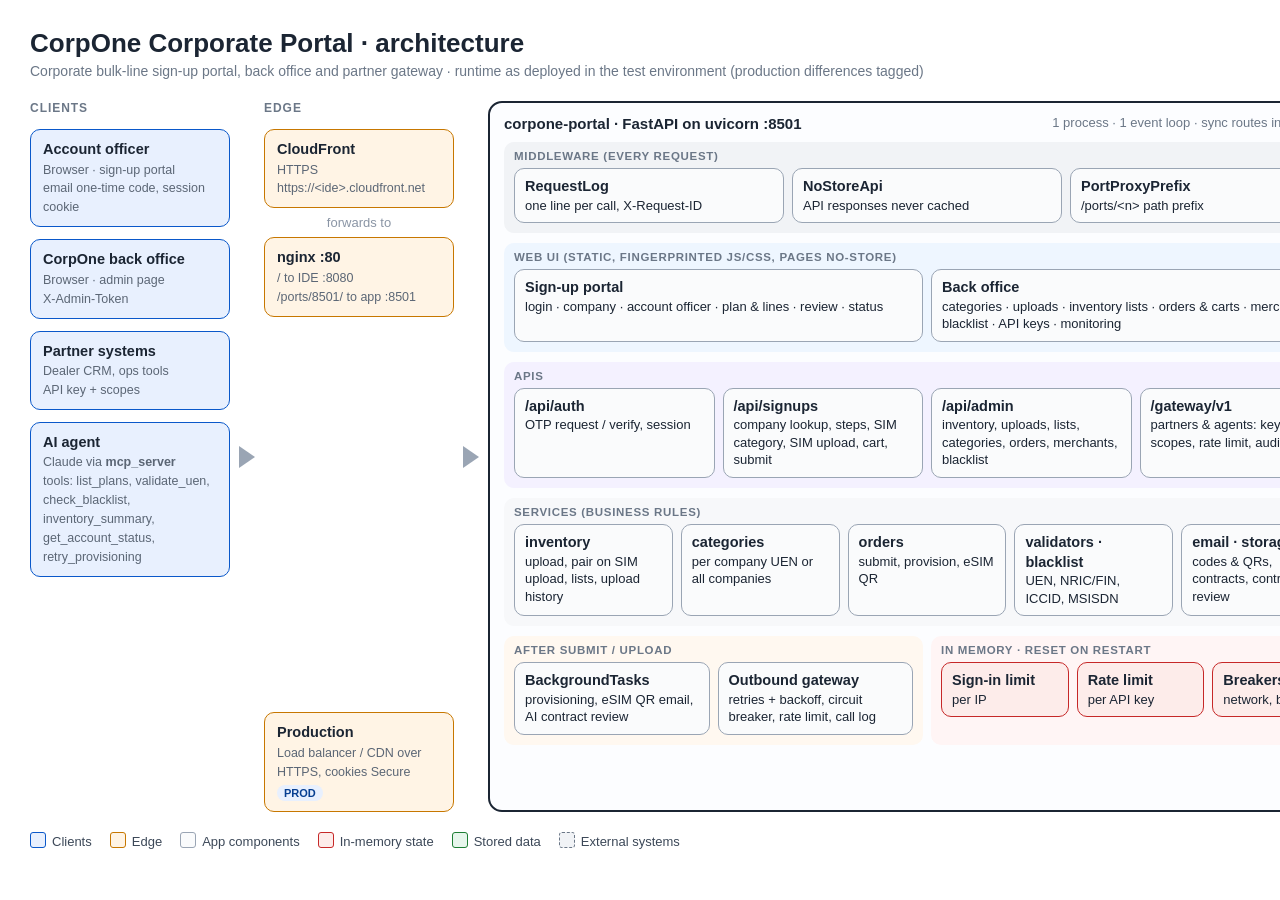
<file: corpone-portal/docs/architecture.html>
<!doctype html>
<html><head><meta charset="utf-8">
<style>
  * { box-sizing: border-box; }
  body { margin: 0; font-family: "Noto Sans", "Segoe UI", Arial, sans-serif; color: #1b2533; background: #fff; }
  #d { width: 1680px; padding: 28px 30px 30px; }
  h1 { margin: 0 0 4px; font-size: 26px; }
  .sub { color: #6b7787; font-size: 14px; margin-bottom: 22px; }
  .cols { display: grid; grid-template-columns: 200px 34px 190px 34px 1fr 34px 250px; align-items: stretch; }
  .col { display: flex; flex-direction: column; gap: 12px; }
  .colt { font-size: 12px; font-weight: 700; letter-spacing: .08em; text-transform: uppercase; color: #6b7787; margin-bottom: 2px; }
  .box { border: 1.5px solid; border-radius: 10px; padding: 10px 12px; font-size: 14px; line-height: 1.35; background: #fff; }
  .box b { display: block; font-size: 14.5px; }
  .box small { color: #5b6675; font-size: 12.5px; }
  .user { border-color: #0a58ca; background: #e8f0fe; }
  .edge { border-color: #c77700; background: #fff4e5; }
  .app  { border-color: #1b2533; }
  .svc  { border-color: #9aa5b4; background: #fafbfc; padding: 8px 10px; font-size: 13px; }
  .mem  { border-color: #c62828; background: #fdecea; padding: 8px 10px; font-size: 13px; }
  .disk { border-color: #1e7e34; background: #e7f6ec; }
  .ext  { border-color: #6b7787; background: #f1f3f6; border-style: dashed; }
  .tag { display: inline-block; font-size: 11px; font-weight: 700; border-radius: 8px; padding: 1px 7px; margin-top: 4px; }
  .tag.dev { background: #fff4e5; color: #8a4b00; } .tag.prod { background: #e8f0fe; color: #073f91; }
  .arrow { display: flex; align-items: center; justify-content: center; }
  .arrow i { width: 0; height: 0; border-top: 11px solid transparent; border-bottom: 11px solid transparent; border-left: 16px solid #9aa5b4; }
  .arrow.both i { position: relative; }
  .frame { border: 2px solid #1b2533; border-radius: 14px; padding: 12px 14px 14px; background: #fcfdff; display: flex; flex-direction: column; gap: 10px; }
  .frame > .ft { font-weight: 700; font-size: 15px; display: flex; justify-content: space-between; }
  .frame > .ft span { font-weight: 400; color: #6b7787; font-size: 13px; }
  .layer { border-radius: 10px; padding: 8px 10px 10px; }
  .layer .lt { font-size: 11.5px; font-weight: 700; letter-spacing: .06em; text-transform: uppercase; color: #6b7787; margin-bottom: 6px; }
  .row { display: grid; gap: 8px; }
  .r2 { grid-template-columns: repeat(2, 1fr); } .r3 { grid-template-columns: repeat(3, 1fr); }
  .r4 { grid-template-columns: repeat(4, 1fr); } .r5 { grid-template-columns: repeat(5, 1fr); }
  .l-mw { background: #f1f3f6; } .l-ui { background: #eef6ff; } .l-api { background: #f4f1ff; }
  .l-svc { background: #f7f8fa; } .l-out { background: #fff8f0; } .l-mem { background: #fff5f5; }
  .down { text-align: center; color: #9aa5b4; font-size: 12px; line-height: 1; margin: -4px 0; }
  .legend { display: flex; gap: 18px; margin-top: 20px; font-size: 13px; color: #3c4858; flex-wrap: wrap; }
  .legend span::before { content: ""; display: inline-block; width: 14px; height: 14px; border-radius: 3px; border: 1.5px solid; vertical-align: -2px; margin-right: 6px; }
  .lg-user::before { background: #e8f0fe; border-color: #0a58ca !important; }
  .lg-edge::before { background: #fff4e5; border-color: #c77700 !important; }
  .lg-svc::before { background: #fafbfc; border-color: #9aa5b4 !important; }
  .lg-mem::before { background: #fdecea; border-color: #c62828 !important; }
  .lg-disk::before { background: #e7f6ec; border-color: #1e7e34 !important; }
  .lg-ext::before { background: #f1f3f6; border-color: #6b7787 !important; border-style: dashed !important; }
</style></head>
<body><div id="d">
  <h1>CorpOne Corporate Portal · architecture</h1>
  <div class="sub">Corporate bulk-line sign-up portal, back office and partner gateway · runtime as deployed in the test environment (production differences tagged)</div>

  <div class="cols">
    <!-- Clients -->
    <div class="col">
      <div class="colt">Clients</div>
      <div class="box user"><b>Account officer</b><small>Browser · sign-up portal<br>email one-time code, session cookie</small></div>
      <div class="box user"><b>CorpOne back office</b><small>Browser · admin page<br>X-Admin-Token</small></div>
      <div class="box user"><b>Partner systems</b><small>Dealer CRM, ops tools<br>API key + scopes</small></div>
      <div class="box user"><b>AI agent</b><small>Claude via <b style="display:inline;font-size:12.5px">mcp_server</b><br>tools: list_plans, validate_uen, check_blacklist, inventory_summary, get_account_status, retry_provisioning</small></div>
    </div>
    <div class="arrow"><i></i></div>

    <!-- Edge -->
    <div class="col">
      <div class="colt">Edge</div>
      <div class="box edge"><b>CloudFront</b><small>HTTPS<br>https://&lt;ide&gt;.cloudfront.net</small></div>
      <div class="down" style="font-size:13px;color:#8a95a5">forwards to</div>
      <div class="box edge"><b>nginx :80</b><small>/ to IDE :8080<br>/ports/8501/ to app :8501</small></div>
      <div class="box edge" style="margin-top:auto"><b>Production</b><small>Load balancer / CDN over HTTPS, cookies Secure</small><br><span class="tag prod">PROD</span></div>
    </div>
    <div class="arrow"><i></i></div>

    <!-- App -->
    <div class="frame">
      <div class="ft">corpone-portal · FastAPI on uvicorn :8501 <span>1 process · 1 event loop · sync routes in thread pool</span></div>

      <div class="layer l-mw">
        <div class="lt">Middleware (every request)</div>
        <div class="row r3">
          <div class="box svc"><b>RequestLog</b>one line per call, X-Request-ID</div>
          <div class="box svc"><b>NoStoreApi</b>API responses never cached</div>
          <div class="box svc"><b>PortProxyPrefix</b>/ports/&lt;n&gt; path prefix</div>
        </div>
      </div>

      <div class="layer l-ui">
        <div class="lt">Web UI (static, fingerprinted JS/CSS, pages no-store)</div>
        <div class="row r2">
          <div class="box svc"><b>Sign-up portal</b>login · company · account officer · plan &amp; lines · review · status</div>
          <div class="box svc"><b>Back office</b>categories · uploads · inventory lists · orders &amp; carts · merchants · blacklist · API keys · monitoring</div>
        </div>
      </div>

      <div class="layer l-api">
        <div class="lt">APIs</div>
        <div class="row r4">
          <div class="box svc"><b>/api/auth</b>OTP request / verify, session</div>
          <div class="box svc"><b>/api/signups</b>company lookup, steps, SIM category, SIM upload, cart, submit</div>
          <div class="box svc"><b>/api/admin</b>inventory, uploads, lists, categories, orders, merchants, blacklist</div>
          <div class="box svc"><b>/gateway/v1</b>partners &amp; agents: keys, scopes, rate limit, audit</div>
        </div>
      </div>

      <div class="layer l-svc">
        <div class="lt">Services (business rules)</div>
        <div class="row r5">
          <div class="box svc"><b>inventory</b>upload, pair on SIM upload, lists, upload history</div>
          <div class="box svc"><b>categories</b>per company UEN or all companies</div>
          <div class="box svc"><b>orders</b>submit, provision, eSIM QR</div>
          <div class="box svc"><b>validators · blacklist</b>UEN, NRIC/FIN, ICCID, MSISDN</div>
          <div class="box svc"><b>email · storage · ai</b>codes &amp; QRs, contracts, contract review</div>
        </div>
      </div>

      <div class="row r2">
        <div class="layer l-out">
          <div class="lt">After submit / upload</div>
          <div class="row r2">
            <div class="box svc"><b>BackgroundTasks</b>provisioning, eSIM QR email, AI contract review</div>
            <div class="box svc"><b>Outbound gateway</b>retries + backoff, circuit breaker, rate limit, call log</div>
          </div>
        </div>
        <div class="layer l-mem">
          <div class="lt">In memory · reset on restart</div>
          <div class="row r3">
            <div class="box mem"><b>Sign-in limit</b>per IP</div>
            <div class="box mem"><b>Rate limit</b>per API key</div>
            <div class="box mem"><b>Breakers</b>network, billing, ai</div>
          </div>
        </div>
      </div>
    </div>
    <div class="arrow"><i></i></div>

    <!-- Data & external -->
    <div class="col">
      <div class="colt">Data</div>
      <div class="box disk"><b>Database</b><small>SQLite data/corpone.db · inventory, categories, uploads, sign-ups, carts, companies, accounts, lines, sessions, logs</small><br><span class="tag dev">DEV</span> <span class="tag prod">PROD: RDS Postgres + migrations</span></div>
      <div class="box disk"><b>Contracts</b><small>data/uploads/</small><br><span class="tag dev">DEV</span> <span class="tag prod">PROD: S3 + SSE</span></div>
      <div class="box disk"><b>Email</b><small>data/outbox/*.eml (codes, eSIM QRs)</small><br><span class="tag dev">DEV</span> <span class="tag prod">PROD: SES / SMTP</span></div>
      <div class="box disk"><b>Logs</b><small>data/server.log · corpone.api</small></div>
      <div class="colt" style="margin-top:6px">External (via outbound gateway)</div>
      <div class="box ext"><b>Network API</b><small>line activation · mock now</small></div>
      <div class="box ext"><b>Billing API</b><small>accounts, subscriptions · mock now</small></div>
      <div class="box ext"><b>Claude</b><small>Anthropic API / Bedrock · disabled now</small></div>
    </div>
  </div>

  <div class="legend">
    <span class="lg-user">Clients</span><span class="lg-edge">Edge</span><span class="lg-svc">App components</span>
    <span class="lg-mem">In-memory state</span><span class="lg-disk">Stored data</span><span class="lg-ext">External systems</span>
  </div>
</div></body></html>
</file>
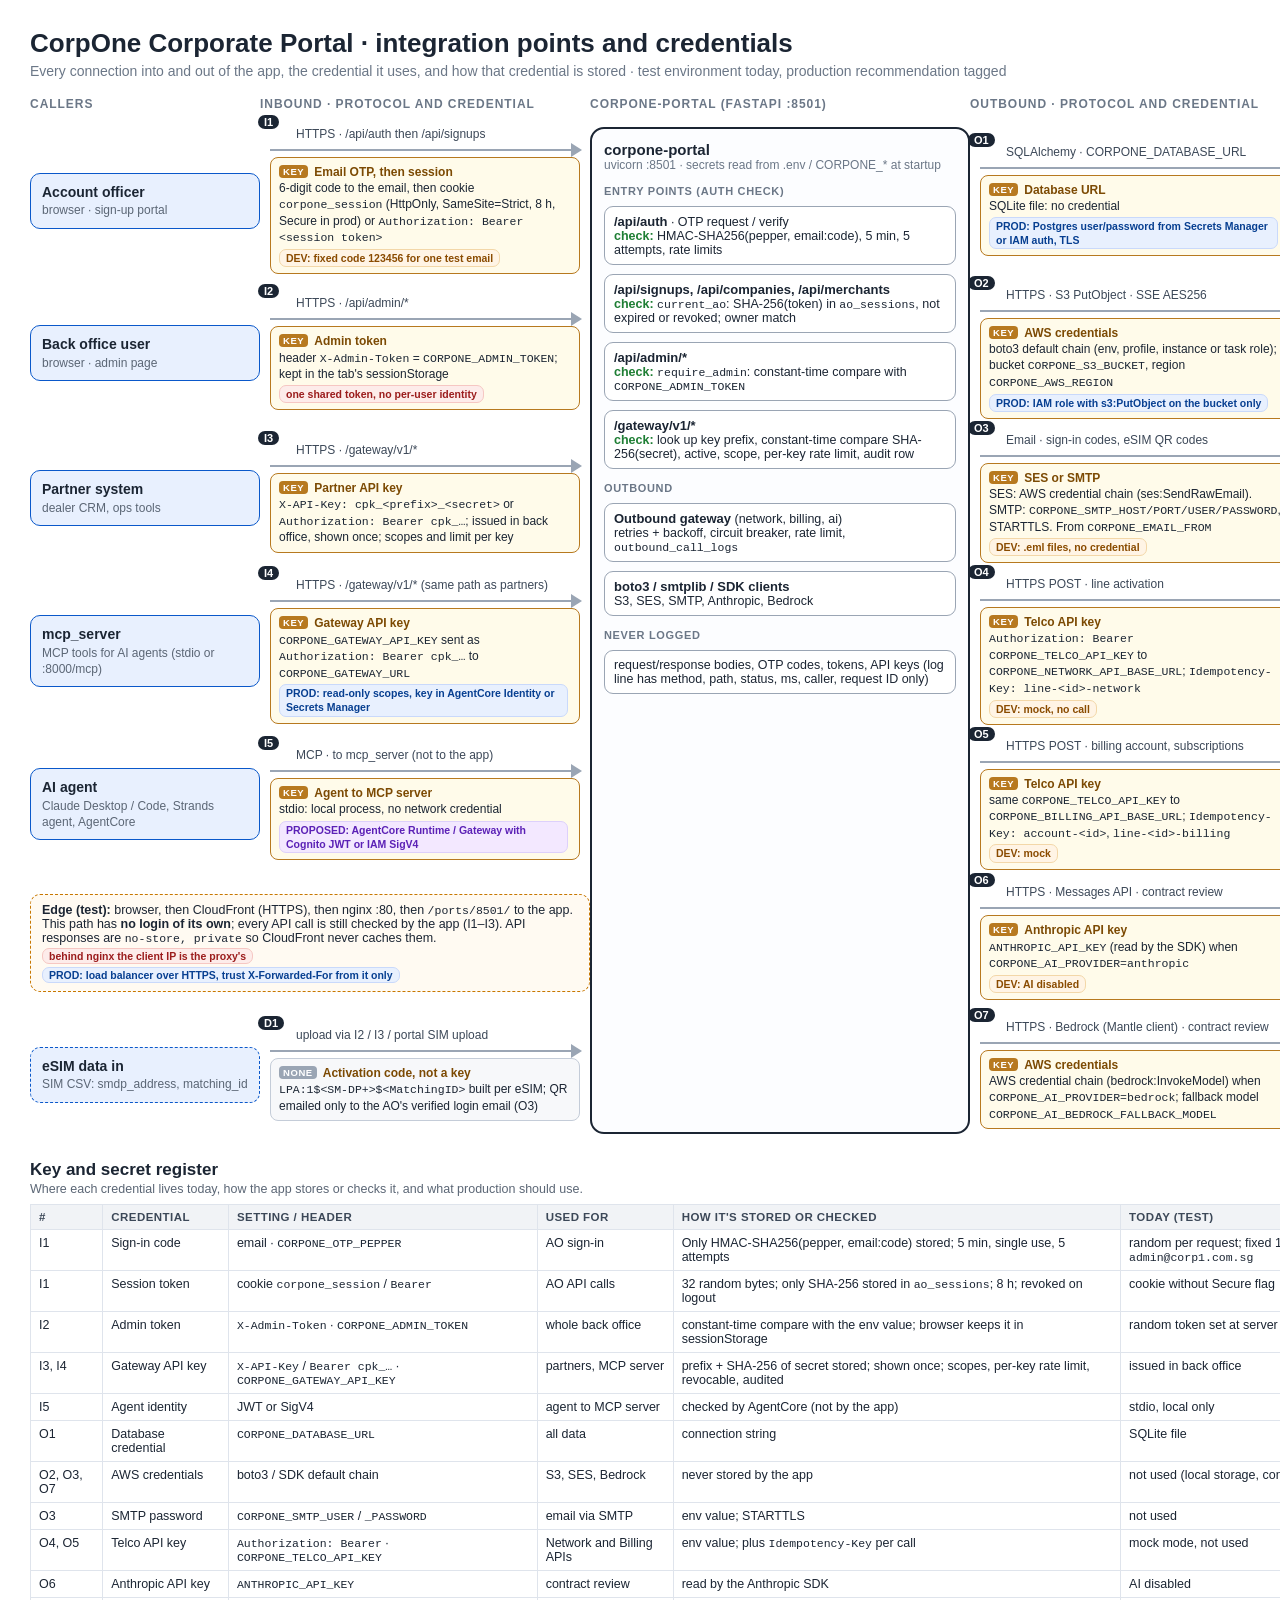
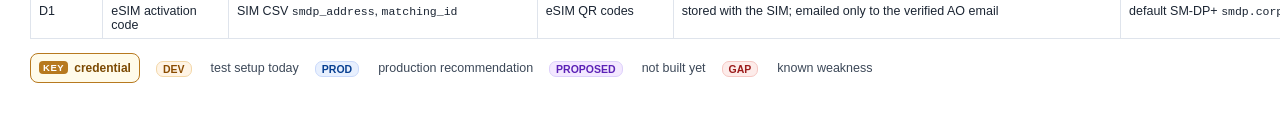
<file: corpone-portal/docs/integration.html>
<!doctype html>
<html><head><meta charset="utf-8">
<title>CorpOne Corporate Portal · integration points and credentials</title>
<style>
  * { box-sizing: border-box; }
  body { margin: 0; font-family: "Noto Sans", "Segoe UI", Arial, sans-serif; color: #1b2533; background: #fff; }
  #d { width: 1900px; padding: 28px 30px 30px; }
  h1 { margin: 0 0 4px; font-size: 26px; }
  .sub { color: #6b7787; font-size: 14px; margin-bottom: 18px; }
  .grid { display: grid; grid-template-columns: 230px 330px 380px 330px 240px; grid-template-rows: auto; grid-auto-rows: minmax(118px, auto); row-gap: 14px; }
  .hdr { font-size: 12px; font-weight: 700; letter-spacing: .08em; text-transform: uppercase; color: #6b7787; align-self: end; padding-bottom: 2px; }
  .box { border: 1.5px solid; border-radius: 10px; padding: 9px 11px; font-size: 13px; line-height: 1.35; background: #fff; align-self: center; }
  .box b { display: block; font-size: 14px; margin-bottom: 1px; }
  .box small { color: #5b6675; font-size: 12px; display: block; }
  .user { border-color: #0a58ca; background: #e8f0fe; }
  .ext  { border-color: #6b7787; background: #f1f3f6; border-style: dashed; }
  .aws  { border-color: #c77700; background: #fff4e5; }
  .disk { border-color: #1e7e34; background: #e7f6ec; }
  .tag { display: inline-block; font-size: 10.5px; font-weight: 700; border-radius: 7px; padding: 1px 6px; margin: 3px 3px 0 0; }
  .t-dev { background: #fff4e5; color: #8a4b00; border: 1px solid #f3d7a8; }
  .t-prod { background: #e8f0fe; color: #073f91; border: 1px solid #c9d9fb; }
  .t-prop { background: #f3e8ff; color: #5b21b6; border: 1px solid #ddd0fb; }
  .t-gap { background: #fdecea; color: #9b1c1c; border: 1px solid #f6c7c3; }

  /* connector: line + arrowhead, label above, credential chip below */
  .conn { position: relative; align-self: center; padding: 0 10px; }
  .conn .line { position: relative; height: 2px; background: #9aa5b4; margin: 6px 0; }
  .conn .line::after { content: ""; position: absolute; right: -2px; top: -6px; border-top: 7px solid transparent; border-bottom: 7px solid transparent; border-left: 11px solid #9aa5b4; }
  .conn .num { position: absolute; left: -2px; top: -12px; background: #1b2533; color: #fff; border-radius: 10px; font-size: 11px; font-weight: 700; padding: 1px 6px; }
  .conn .proto { font-size: 12px; color: #3c4858; padding-left: 26px; min-height: 16px; }
  .cred { border: 1.5px solid #b7791f; background: #fffbea; border-radius: 8px; padding: 6px 8px; font-size: 12px; line-height: 1.35; }
  .cred .k { font-weight: 700; color: #7c4a03; }
  .cred .k::before { content: "KEY"; font-size: 9.5px; font-weight: 800; letter-spacing: .06em; background: #b7791f; color: #fff; border-radius: 4px; padding: 1px 4px; margin-right: 6px; vertical-align: 1px; }
  .cred.none .k::before { content: "NONE"; background: #9aa5b4; }
  .cred.none { border-color: #c4ccd8; background: #f7f8fa; }
  .mono { font-family: ui-monospace, Menlo, Consolas, monospace; font-size: 11.5px; }

  .app { grid-column: 3; border: 2px solid #1b2533; border-radius: 14px; padding: 12px; background: #fcfdff; display: flex; flex-direction: column; gap: 9px; }
  .app .t { font-weight: 700; font-size: 15px; }
  .app .t small { display: block; font-weight: 400; color: #6b7787; font-size: 12px; }
  .ep { border: 1.5px solid #9aa5b4; border-radius: 9px; background: #fff; padding: 7px 9px; font-size: 12.5px; }
  .ep b { font-size: 13px; }
  .ep .chk { color: #1e7e34; font-weight: 600; }
  .sect { font-size: 11px; font-weight: 700; letter-spacing: .06em; text-transform: uppercase; color: #6b7787; margin-top: 4px; }

  .edge { grid-column: 1 / span 2; border: 1.5px dashed #c77700; border-radius: 10px; background: #fffaf2; padding: 8px 11px; font-size: 12.5px; align-self: center; }

  table { border-collapse: collapse; width: 100%; font-size: 12.5px; margin-top: 8px; }
  th, td { border: 1px solid #dfe4ec; padding: 6px 8px; text-align: left; vertical-align: top; }
  th { background: #f1f3f6; font-size: 11.5px; text-transform: uppercase; letter-spacing: .04em; color: #3c4858; }
  h2 { font-size: 17px; margin: 26px 0 2px; }
  .note { font-size: 12.5px; color: #5b6675; }
  .legend { display: flex; gap: 16px; margin-top: 14px; font-size: 12.5px; color: #3c4858; flex-wrap: wrap; align-items: center; }
</style></head>
<body><div id="d">
  <h1>CorpOne Corporate Portal · integration points and credentials</h1>
  <div class="sub">Every connection into and out of the app, the credential it uses, and how that credential is stored · test environment today, production recommendation tagged</div>

  <div class="grid">
    <div class="hdr">Callers</div><div class="hdr">Inbound · protocol and credential</div><div class="hdr">corpone-portal (FastAPI :8501)</div>
    <div class="hdr">Outbound · protocol and credential</div><div class="hdr">Systems called</div>

    <!-- App box spans all rows -->
    <div class="app" style="grid-row: 2 / span 7;">
      <div class="t">corpone-portal<small>uvicorn :8501 · secrets read from .env / CORPONE_* at startup</small></div>
      <div class="sect">Entry points (auth check)</div>
      <div class="ep"><b>/api/auth</b> · OTP request / verify<br><span class="chk">check:</span> HMAC-SHA256(pepper, email:code), 5 min, 5 attempts, rate limits</div>
      <div class="ep"><b>/api/signups, /api/companies, /api/merchants</b><br><span class="chk">check:</span> <span class="mono">current_ao</span>: SHA-256(token) in <span class="mono">ao_sessions</span>, not expired or revoked; owner match</div>
      <div class="ep"><b>/api/admin/*</b><br><span class="chk">check:</span> <span class="mono">require_admin</span>: constant-time compare with <span class="mono">CORPONE_ADMIN_TOKEN</span></div>
      <div class="ep"><b>/gateway/v1/*</b><br><span class="chk">check:</span> look up key prefix, constant-time compare SHA-256(secret), active, scope, per-key rate limit, audit row</div>
      <div class="sect">Outbound</div>
      <div class="ep"><b>Outbound gateway</b> (network, billing, ai)<br>retries + backoff, circuit breaker, rate limit, <span class="mono">outbound_call_logs</span></div>
      <div class="ep"><b>boto3 / smtplib / SDK clients</b><br>S3, SES, SMTP, Anthropic, Bedrock</div>
      <div class="sect">Never logged</div>
      <div class="ep">request/response bodies, OTP codes, tokens, API keys (log line has method, path, status, ms, caller, request ID only)</div>
    </div>

    <!-- Row 2 -->
    <div class="box user" style="grid-column:1;grid-row:2"><b>Account officer</b><small>browser · sign-up portal</small></div>
    <div class="conn" style="grid-column:2;grid-row:2">
      <span class="num">I1</span><div class="proto">HTTPS · /api/auth then /api/signups</div><div class="line"></div>
      <div class="cred"><span class="k">Email OTP, then session</span><br>6-digit code to the email, then cookie <span class="mono">corpone_session</span> (HttpOnly, SameSite=Strict, 8 h, Secure in prod) or <span class="mono">Authorization: Bearer &lt;session token&gt;</span><br><span class="tag t-dev">DEV: fixed code 123456 for one test email</span></div>
    </div>
    <div class="conn" style="grid-column:4;grid-row:2">
      <span class="num">O1</span><div class="proto">SQLAlchemy · CORPONE_DATABASE_URL</div><div class="line"></div>
      <div class="cred"><span class="k">Database URL</span><br>SQLite file: no credential<br><span class="tag t-prod">PROD: Postgres user/password from Secrets Manager or IAM auth, TLS</span></div>
    </div>
    <div class="box disk" style="grid-column:5;grid-row:2"><b>Database</b><small>SQLite data/corpone.db</small><span class="tag t-prod">PROD: RDS Postgres</span></div>

    <!-- Row 3 -->
    <div class="box user" style="grid-column:1;grid-row:3"><b>Back office user</b><small>browser · admin page</small></div>
    <div class="conn" style="grid-column:2;grid-row:3">
      <span class="num">I2</span><div class="proto">HTTPS · /api/admin/*</div><div class="line"></div>
      <div class="cred"><span class="k">Admin token</span><br>header <span class="mono">X-Admin-Token</span> = <span class="mono">CORPONE_ADMIN_TOKEN</span>; kept in the tab's sessionStorage<br><span class="tag t-gap">one shared token, no per-user identity</span></div>
    </div>
    <div class="conn" style="grid-column:4;grid-row:3">
      <span class="num">O2</span><div class="proto">HTTPS · S3 PutObject · SSE AES256</div><div class="line"></div>
      <div class="cred"><span class="k">AWS credentials</span><br>boto3 default chain (env, profile, instance or task role); bucket <span class="mono">CORPONE_S3_BUCKET</span>, region <span class="mono">CORPONE_AWS_REGION</span><br><span class="tag t-prod">PROD: IAM role with s3:PutObject on the bucket only</span></div>
    </div>
    <div class="box aws" style="grid-column:5;grid-row:3"><b>Contracts store</b><small>Amazon S3 (encrypted)</small><span class="tag t-dev">DEV: local data/uploads/</span></div>

    <!-- Row 4 -->
    <div class="box user" style="grid-column:1;grid-row:4"><b>Partner system</b><small>dealer CRM, ops tools</small></div>
    <div class="conn" style="grid-column:2;grid-row:4">
      <span class="num">I3</span><div class="proto">HTTPS · /gateway/v1/*</div><div class="line"></div>
      <div class="cred"><span class="k">Partner API key</span><br><span class="mono">X-API-Key: cpk_&lt;prefix&gt;_&lt;secret&gt;</span> or <span class="mono">Authorization: Bearer cpk_…</span>; issued in back office, shown once; scopes and limit per key</div>
    </div>
    <div class="conn" style="grid-column:4;grid-row:4">
      <span class="num">O3</span><div class="proto">Email · sign-in codes, eSIM QR codes</div><div class="line"></div>
      <div class="cred"><span class="k">SES or SMTP</span><br>SES: AWS credential chain (ses:SendRawEmail). SMTP: <span class="mono">CORPONE_SMTP_HOST/PORT/USER/PASSWORD</span>, STARTTLS. From <span class="mono">CORPONE_EMAIL_FROM</span><br><span class="tag t-dev">DEV: .eml files, no credential</span></div>
    </div>
    <div class="box aws" style="grid-column:5;grid-row:4"><b>Email delivery</b><small>Amazon SES or SMTP relay</small><span class="tag t-dev">DEV: data/outbox/*.eml</span></div>

    <!-- Row 5 -->
    <div class="box user" style="grid-column:1;grid-row:5"><b>mcp_server</b><small>MCP tools for AI agents (stdio or :8000/mcp)</small></div>
    <div class="conn" style="grid-column:2;grid-row:5">
      <span class="num">I4</span><div class="proto">HTTPS · /gateway/v1/* (same path as partners)</div><div class="line"></div>
      <div class="cred"><span class="k">Gateway API key</span><br><span class="mono">CORPONE_GATEWAY_API_KEY</span> sent as <span class="mono">Authorization: Bearer cpk_…</span> to <span class="mono">CORPONE_GATEWAY_URL</span><br><span class="tag t-prod">PROD: read-only scopes, key in AgentCore Identity or Secrets Manager</span></div>
    </div>
    <div class="conn" style="grid-column:4;grid-row:5">
      <span class="num">O4</span><div class="proto">HTTPS POST · line activation</div><div class="line"></div>
      <div class="cred"><span class="k">Telco API key</span><br><span class="mono">Authorization: Bearer CORPONE_TELCO_API_KEY</span> to <span class="mono">CORPONE_NETWORK_API_BASE_URL</span>; <span class="mono">Idempotency-Key: line-&lt;id&gt;-network</span><br><span class="tag t-dev">DEV: mock, no call</span></div>
    </div>
    <div class="box ext" style="grid-column:5;grid-row:5"><b>Network API</b><small>activates SIM + number</small></div>

    <!-- Row 6 -->
    <div class="box user" style="grid-column:1;grid-row:6"><b>AI agent</b><small>Claude Desktop / Code, Strands agent, AgentCore</small></div>
    <div class="conn" style="grid-column:2;grid-row:6">
      <span class="num">I5</span><div class="proto">MCP · to mcp_server (not to the app)</div><div class="line"></div>
      <div class="cred"><span class="k">Agent to MCP server</span><br>stdio: local process, no network credential<br><span class="tag t-prop">PROPOSED: AgentCore Runtime / Gateway with Cognito JWT or IAM SigV4</span></div>
    </div>
    <div class="conn" style="grid-column:4;grid-row:6">
      <span class="num">O5</span><div class="proto">HTTPS POST · billing account, subscriptions</div><div class="line"></div>
      <div class="cred"><span class="k">Telco API key</span><br>same <span class="mono">CORPONE_TELCO_API_KEY</span> to <span class="mono">CORPONE_BILLING_API_BASE_URL</span>; <span class="mono">Idempotency-Key: account-&lt;id&gt;</span>, <span class="mono">line-&lt;id&gt;-billing</span><br><span class="tag t-dev">DEV: mock</span></div>
    </div>
    <div class="box ext" style="grid-column:5;grid-row:6"><b>Billing API</b><small>accounts, subscriptions</small></div>

    <!-- Row 7 -->
    <div class="edge" style="grid-row:7"><b>Edge (test):</b> browser, then CloudFront (HTTPS), then nginx :80, then <span class="mono">/ports/8501/</span> to the app. This path has <b>no login of its own</b>; every API call is still checked by the app (I1–I3). API responses are <span class="mono">no-store, private</span> so CloudFront never caches them. <span class="tag t-gap">behind nginx the client IP is the proxy's</span> <span class="tag t-prod">PROD: load balancer over HTTPS, trust X-Forwarded-For from it only</span></div>
    <div class="conn" style="grid-column:4;grid-row:7">
      <span class="num">O6</span><div class="proto">HTTPS · Messages API · contract review</div><div class="line"></div>
      <div class="cred"><span class="k">Anthropic API key</span><br><span class="mono">ANTHROPIC_API_KEY</span> (read by the SDK) when <span class="mono">CORPONE_AI_PROVIDER=anthropic</span><br><span class="tag t-dev">DEV: AI disabled</span></div>
    </div>
    <div class="box ext" style="grid-column:5;grid-row:7"><b>Claude · Anthropic API</b><small>advisory contract check</small></div>

    <!-- Row 8 -->
    <div class="box user" style="grid-column:1;grid-row:8;border-style:dashed"><b>eSIM data in</b><small>SIM CSV: smdp_address, matching_id</small></div>
    <div class="conn" style="grid-column:2;grid-row:8">
      <span class="num">D1</span><div class="proto">upload via I2 / I3 / portal SIM upload</div><div class="line"></div>
      <div class="cred none"><span class="k">Activation code, not a key</span><br><span class="mono">LPA:1$&lt;SM-DP+&gt;$&lt;MatchingID&gt;</span> built per eSIM; QR emailed only to the AO's verified login email (O3)</div>
    </div>
    <div class="conn" style="grid-column:4;grid-row:8">
      <span class="num">O7</span><div class="proto">HTTPS · Bedrock (Mantle client) · contract review</div><div class="line"></div>
      <div class="cred"><span class="k">AWS credentials</span><br>AWS credential chain (bedrock:InvokeModel) when <span class="mono">CORPONE_AI_PROVIDER=bedrock</span>; fallback model <span class="mono">CORPONE_AI_BEDROCK_FALLBACK_MODEL</span></div>
    </div>
    <div class="box aws" style="grid-column:5;grid-row:8"><b>Claude · Amazon Bedrock</b><small>same review, AWS-hosted</small></div>
  </div>

  <h2>Key and secret register</h2>
  <div class="note">Where each credential lives today, how the app stores or checks it, and what production should use.</div>
  <table>
    <thead><tr><th>#</th><th>Credential</th><th>Setting / header</th><th>Used for</th><th>How it's stored or checked</th><th>Today (test)</th><th>Production</th></tr></thead>
    <tbody>
      <tr><td>I1</td><td>Sign-in code</td><td>email · <span class="mono">CORPONE_OTP_PEPPER</span></td><td>AO sign-in</td><td>Only HMAC-SHA256(pepper, email:code) stored; 5 min, single use, 5 attempts</td><td>random per request; fixed 123456 for <span class="mono">admin@corp1.com.sg</span></td><td>pepper from Secrets Manager; fixed code never set</td></tr>
      <tr><td>I1</td><td>Session token</td><td>cookie <span class="mono">corpone_session</span> / <span class="mono">Bearer</span></td><td>AO API calls</td><td>32 random bytes; only SHA-256 stored in <span class="mono">ao_sessions</span>; 8 h; revoked on logout</td><td>cookie without Secure flag</td><td><span class="mono">CORPONE_COOKIE_SECURE=true</span> over HTTPS</td></tr>
      <tr><td>I2</td><td>Admin token</td><td><span class="mono">X-Admin-Token</span> · <span class="mono">CORPONE_ADMIN_TOKEN</span></td><td>whole back office</td><td>constant-time compare with the env value; browser keeps it in sessionStorage</td><td>random token set at server start</td><td>Secrets Manager + rotation; better: per-user SSO (IAM Identity Center / OIDC)</td></tr>
      <tr><td>I3, I4</td><td>Gateway API key</td><td><span class="mono">X-API-Key</span> / <span class="mono">Bearer cpk_…</span> · <span class="mono">CORPONE_GATEWAY_API_KEY</span></td><td>partners, MCP server</td><td>prefix + SHA-256 of secret stored; shown once; scopes, per-key rate limit, revocable, audited</td><td>issued in back office</td><td>one key per client, least scopes; caller keeps it in Secrets Manager / AgentCore Identity</td></tr>
      <tr><td>I5</td><td>Agent identity</td><td>JWT or SigV4</td><td>agent to MCP server</td><td>checked by AgentCore (not by the app)</td><td>stdio, local only</td><td>Cognito client-credentials JWT or IAM</td></tr>
      <tr><td>O1</td><td>Database credential</td><td><span class="mono">CORPONE_DATABASE_URL</span></td><td>all data</td><td>connection string</td><td>SQLite file</td><td>Postgres secret in Secrets Manager or IAM DB auth; TLS</td></tr>
      <tr><td>O2, O3, O7</td><td>AWS credentials</td><td>boto3 / SDK default chain</td><td>S3, SES, Bedrock</td><td>never stored by the app</td><td>not used (local storage, console email, AI off)</td><td>IAM role (ECS task / EC2 instance), least privilege; no access keys in env</td></tr>
      <tr><td>O3</td><td>SMTP password</td><td><span class="mono">CORPONE_SMTP_USER</span> / <span class="mono">_PASSWORD</span></td><td>email via SMTP</td><td>env value; STARTTLS</td><td>not used</td><td>Secrets Manager, or SES with IAM instead</td></tr>
      <tr><td>O4, O5</td><td>Telco API key</td><td><span class="mono">Authorization: Bearer</span> · <span class="mono">CORPONE_TELCO_API_KEY</span></td><td>Network and Billing APIs</td><td>env value; plus <span class="mono">Idempotency-Key</span> per call</td><td>mock mode, not used</td><td>Secrets Manager; separate keys per upstream if supported; mTLS if offered</td></tr>
      <tr><td>O6</td><td>Anthropic API key</td><td><span class="mono">ANTHROPIC_API_KEY</span></td><td>contract review</td><td>read by the Anthropic SDK</td><td>AI disabled</td><td>Secrets Manager, or use Bedrock (O7) with IAM</td></tr>
      <tr><td>D1</td><td>eSIM activation code</td><td>SIM CSV <span class="mono">smdp_address</span>, <span class="mono">matching_id</span></td><td>eSIM QR codes</td><td>stored with the SIM; emailed only to the verified AO email</td><td>default SM-DP+ <span class="mono">smdp.corpone.sg</span></td><td>treat as sensitive: restrict upload, encrypt DB at rest</td></tr>
    </tbody>
  </table>

  <div class="legend">
    <span class="cred" style="display:inline-block"><span class="k">credential</span></span>
    <span class="tag t-dev">DEV</span> test setup today
    <span class="tag t-prod">PROD</span> production recommendation
    <span class="tag t-prop">PROPOSED</span> not built yet
    <span class="tag t-gap">GAP</span> known weakness
  </div>
</div></body></html>
</file>
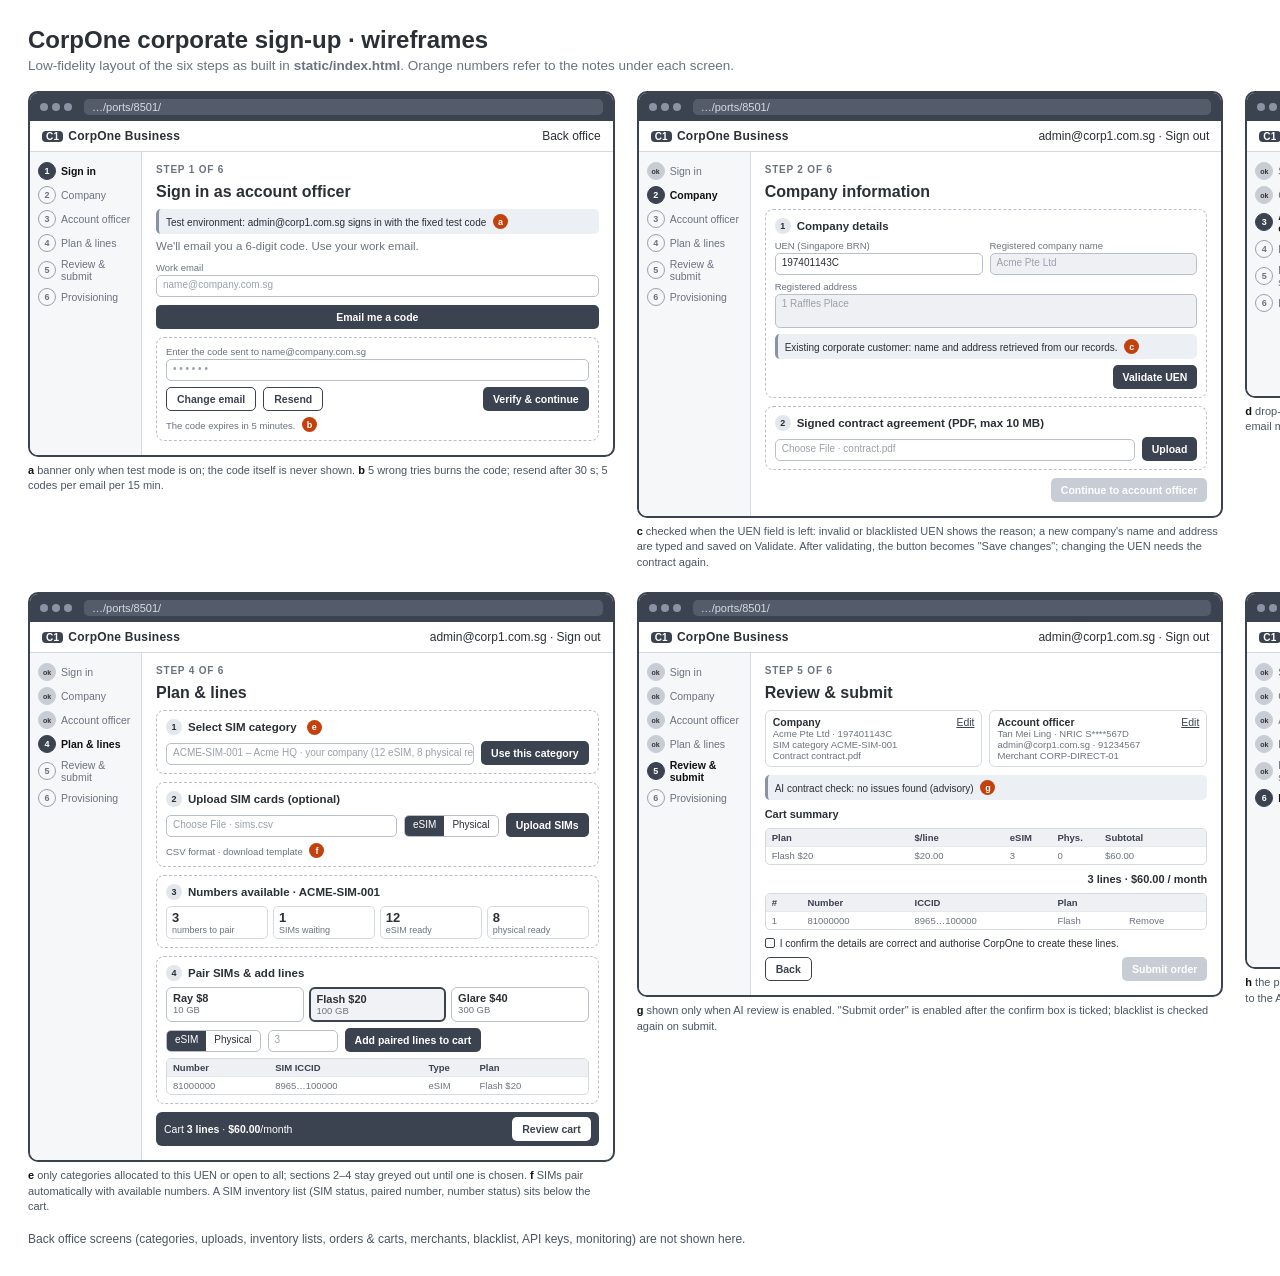
<file: corpone-portal/docs/wireframes/signup-wireframes.html>
<!doctype html>
<html><head><meta charset="utf-8">
<title>CorpOne sign-up · wireframes</title>
<style>
  * { box-sizing: border-box; }
  body { margin: 0; font-family: "Noto Sans", "Segoe UI", Arial, sans-serif; color: #2b2f36; background: #fff; }
  #d { width: 1860px; padding: 26px 28px 30px; }
  h1 { margin: 0 0 4px; font-size: 24px; }
  .sub { color: #6b7280; font-size: 13.5px; margin-bottom: 18px; }
  .grid { display: grid; grid-template-columns: repeat(3, 1fr); gap: 22px; }
  .frame { border: 2px solid #3b4250; border-radius: 10px; overflow: hidden; background: #fff; display: flex; flex-direction: column; }
  .bar { background: #3b4250; color: #fff; font-size: 12px; padding: 6px 10px; display: flex; gap: 8px; align-items: center; }
  .bar .dots i { display: inline-block; width: 8px; height: 8px; border-radius: 50%; background: #8a93a3; margin-right: 4px; }
  .bar .url { flex: 1; background: #545c6b; border-radius: 5px; padding: 2px 8px; font-size: 11px; color: #d7dbe2; }
  .top { display: flex; justify-content: space-between; align-items: center; padding: 8px 12px; border-bottom: 1.5px solid #d5d9e0; font-size: 12px; }
  .logo { font-weight: 800; letter-spacing: .02em; }
  .logo::before { content: "C1"; display: inline-block; background: #3b4250; color: #fff; border-radius: 4px; padding: 0 4px; margin-right: 5px; font-size: 10px; }
  .body { display: grid; grid-template-columns: 112px 1fr; flex: 1; }
  .side { border-right: 1.5px solid #d5d9e0; padding: 10px 8px; font-size: 10.5px; color: #6b7280; display: flex; flex-direction: column; gap: 6px; background: #f6f7f9; }
  .side span { display: flex; gap: 5px; align-items: center; }
  .side span::before { content: attr(data-n); display: inline-grid; place-items: center; width: 16px; height: 16px; border-radius: 50%; border: 1.5px solid #9aa1ad; font-size: 9px; font-weight: 700; flex: none; }
  .side .on { color: #111; font-weight: 700; } .side .on::before { background: #3b4250; color: #fff; border-color: #3b4250; }
  .side .ok::before { content: "ok"; font-size: 7px; background: #c8ccd4; border-color: #c8ccd4; color: #333; }
  .main { padding: 12px 14px 14px; display: flex; flex-direction: column; gap: 8px; }
  .eyebrow { font-size: 10px; font-weight: 700; letter-spacing: .08em; color: #6b7280; text-transform: uppercase; }
  h3 { margin: 0; font-size: 16px; }
  .lead { font-size: 11.5px; color: #6b7280; margin: -2px 0 2px; }
  .sec { border: 1.5px dashed #b9bfca; border-radius: 8px; padding: 8px 9px; display: flex; flex-direction: column; gap: 6px; }
  .sec .h { font-size: 11.5px; font-weight: 700; display: flex; gap: 6px; align-items: center; }
  .sec .h::before { content: attr(data-n); display: inline-grid; place-items: center; width: 16px; height: 16px; border-radius: 50%; background: #e3e6eb; font-size: 9px; }
  .row { display: flex; gap: 7px; align-items: flex-end; flex-wrap: wrap; }
  .f { display: flex; flex-direction: column; gap: 2px; flex: 1; min-width: 70px; }
  .f label { font-size: 9.5px; color: #6b7280; }
  .in { height: 22px; border: 1.5px solid #b9bfca; border-radius: 5px; background: #fff; font-size: 10px; color: #9aa1ad; padding: 3px 6px; overflow: hidden; white-space: nowrap; }
  .in.ro { background: #eef0f3; }
  .in.ta { height: 34px; }
  .btn { height: 24px; border-radius: 5px; background: #3b4250; color: #fff; font-size: 10.5px; font-weight: 700; display: inline-grid; place-items: center; padding: 0 10px; white-space: nowrap; }
  .btn.s { background: #fff; color: #3b4250; border: 1.5px solid #3b4250; }
  .btn.off { background: #c8ccd4; }
  .msg { border-radius: 5px; padding: 5px 7px; font-size: 10px; background: #eceff3; border-left: 3px solid #8a93a3; }
  .seg { display: inline-flex; border: 1.5px solid #b9bfca; border-radius: 5px; overflow: hidden; height: 22px; font-size: 10px; }
  .seg i { font-style: normal; padding: 3px 8px; } .seg i:first-child { background: #3b4250; color: #fff; }
  .tbl { border: 1.5px solid #d5d9e0; border-radius: 5px; font-size: 9.5px; overflow: hidden; }
  .tbl div { display: grid; padding: 3px 6px; border-top: 1px solid #e5e8ec; color: #6b7280; }
  .tbl div:first-child { border-top: 0; background: #eef0f3; font-weight: 700; color: #3b4250; }
  .stats { display: grid; grid-template-columns: repeat(4, 1fr); gap: 5px; }
  .stats div { border: 1.5px solid #d5d9e0; border-radius: 5px; padding: 3px 5px; font-size: 9px; color: #6b7280; }
  .stats b { display: block; font-size: 13px; color: #2b2f36; }
  .plans { display: grid; grid-template-columns: repeat(3, 1fr); gap: 5px; }
  .plans div { border: 1.5px solid #b9bfca; border-radius: 6px; padding: 4px 6px; font-size: 9.5px; color: #6b7280; }
  .plans div b { display: block; color: #2b2f36; font-size: 11px; } .plans .sel { border: 2px solid #3b4250; background: #f1f2f5; }
  .cartbar { background: #3b4250; color: #fff; border-radius: 6px; padding: 5px 8px; display: flex; justify-content: space-between; align-items: center; font-size: 10.5px; }
  .cartbar .btn { background: #fff; color: #3b4250; }
  .two { display: grid; grid-template-columns: 1fr 1fr; gap: 7px; }
  .box { border: 1.5px solid #d5d9e0; border-radius: 6px; padding: 5px 7px; font-size: 9.5px; color: #6b7280; }
  .box b { color: #2b2f36; font-size: 10.5px; display: flex; justify-content: space-between; }
  .box b u { font-weight: 400; color: #3b4250; }
  .tl { display: flex; flex-direction: column; gap: 3px; font-size: 9.5px; }
  .tl span::before { content: ""; display: inline-block; width: 8px; height: 8px; border-radius: 50%; background: #3b4250; margin-right: 5px; vertical-align: 0; }
  .tl span.run::before { background: #fff; border: 2px solid #3b4250; width: 5px; height: 5px; }
  .cap { margin-top: 6px; font-size: 11px; color: #4b5563; line-height: 1.4; }
  .cap b { color: #111; }
  .note { position: relative; }
  .n { display: inline-grid; place-items: center; width: 15px; height: 15px; border-radius: 50%; background: #c2410c; color: #fff; font-size: 9px; font-weight: 800; margin-left: 4px; vertical-align: 1px; }
  .legend { margin-top: 18px; font-size: 12px; color: #4b5563; }
</style></head>
<body><div id="d">
  <h1>CorpOne corporate sign-up · wireframes</h1>
  <div class="sub">Low-fidelity layout of the six steps as built in <b>static/index.html</b>. Orange numbers refer to the notes under each screen.</div>
  <div class="grid">

  <!-- 1 -->
  <div>
  <div class="frame">
    <div class="bar"><span class="dots"><i></i><i></i><i></i></span><span class="url">…/ports/8501/</span></div>
    <div class="top"><span class="logo">CorpOne Business</span><span>Back office</span></div>
    <div class="body">
      <div class="side"><span data-n="1" class="on">Sign in</span><span data-n="2">Company</span><span data-n="3">Account officer</span><span data-n="4">Plan &amp; lines</span><span data-n="5">Review &amp; submit</span><span data-n="6">Provisioning</span></div>
      <div class="main">
        <div class="eyebrow">Step 1 of 6</div><h3>Sign in as account officer</h3>
        <div class="msg">Test environment: admin@corp1.com.sg signs in with the fixed test code <span class="n">a</span></div>
        <div class="lead">We'll email you a 6-digit code. Use your work email.</div>
        <div class="f"><label>Work email</label><div class="in">name@company.com.sg</div></div>
        <div class="btn">Email me a code</div>
        <div class="sec"><div class="f"><label>Enter the code sent to name@company.com.sg</label><div class="in">• • • • • •</div></div>
          <div class="row"><div class="btn s">Change email</div><div class="btn s">Resend</div><span style="flex:1"></span><div class="btn">Verify &amp; continue</div></div>
          <div style="font-size:9.5px;color:#6b7280">The code expires in 5 minutes. <span class="n">b</span></div></div>
      </div>
    </div>
  </div>
  <div class="cap"><b>a</b> banner only when test mode is on; the code itself is never shown. <b>b</b> 5 wrong tries burns the code; resend after 30 s; 5 codes per email per 15 min.</div>
  </div>

  <!-- 2 -->
  <div>
  <div class="frame">
    <div class="bar"><span class="dots"><i></i><i></i><i></i></span><span class="url">…/ports/8501/</span></div>
    <div class="top"><span class="logo">CorpOne Business</span><span>admin@corp1.com.sg · Sign out</span></div>
    <div class="body">
      <div class="side"><span data-n="1" class="ok">Sign in</span><span data-n="2" class="on">Company</span><span data-n="3">Account officer</span><span data-n="4">Plan &amp; lines</span><span data-n="5">Review &amp; submit</span><span data-n="6">Provisioning</span></div>
      <div class="main">
        <div class="eyebrow">Step 2 of 6</div><h3>Company information</h3>
        <div class="sec"><div class="h" data-n="1">Company details</div>
          <div class="row"><div class="f"><label>UEN (Singapore BRN)</label><div class="in" style="color:#2b2f36">197401143C</div></div><div class="f"><label>Registered company name</label><div class="in ro">Acme Pte Ltd</div></div></div>
          <div class="f"><label>Registered address</label><div class="in ta ro">1 Raffles Place</div></div>
          <div class="msg">Existing corporate customer: name and address retrieved from our records. <span class="n">c</span></div>
          <div class="row"><span style="flex:1"></span><div class="btn">Validate UEN</div></div></div>
        <div class="sec"><div class="h" data-n="2">Signed contract agreement (PDF, max 10 MB)</div>
          <div class="row"><div class="f"><div class="in">Choose File · contract.pdf</div></div><div class="btn">Upload</div></div></div>
        <div class="row"><span style="flex:1"></span><div class="btn off">Continue to account officer</div></div>
      </div>
    </div>
  </div>
  <div class="cap"><b>c</b> checked when the UEN field is left: invalid or blacklisted UEN shows the reason; a new company's name and address are typed and saved on Validate. After validating, the button becomes "Save changes"; changing the UEN needs the contract again.</div>
  </div>

  <!-- 3 -->
  <div>
  <div class="frame">
    <div class="bar"><span class="dots"><i></i><i></i><i></i></span><span class="url">…/ports/8501/</span></div>
    <div class="top"><span class="logo">CorpOne Business</span><span>admin@corp1.com.sg · Sign out</span></div>
    <div class="body">
      <div class="side"><span data-n="1" class="ok">Sign in</span><span data-n="2" class="ok">Company</span><span data-n="3" class="on">Account officer</span><span data-n="4">Plan &amp; lines</span><span data-n="5">Review &amp; submit</span><span data-n="6">Provisioning</span></div>
      <div class="main">
        <div class="eyebrow">Step 3 of 6</div><h3>Account officer</h3>
        <div class="lead">The company representative who manages these lines.</div>
        <div class="row"><div class="f"><label>Full name (as per ID)</label><div class="in"></div></div><div class="f"><label>Designation</label><div class="in">e.g. IT Manager</div></div><div class="f"><label>ID type</label><div class="in">NRIC</div></div></div>
        <div class="row"><div class="f"><label>ID number</label><div class="in">S1234567D</div></div><div class="f"><label>Email (verified at sign-in)</label><div class="in ro">admin@corp1.com.sg</div></div><div class="f"><label>Mobile</label><div class="in">9xxxxxxx</div></div></div>
        <div class="f"><label>Delegated merchant code</label><div class="in">CORP-DIRECT-01 – CorpOne Enterprise Direct Sales <span class="n">d</span></div></div>
        <div class="row" style="margin-top:auto"><div class="btn s">Back</div><span style="flex:1"></span><div class="btn">Verify &amp; continue</div></div>
      </div>
    </div>
  </div>
  <div class="cap"><b>d</b> drop-down of active merchant codes (managed in the back office). Checks: NRIC/FIN check letter, not blacklisted, email must be the sign-in email.</div>
  </div>

  <!-- 4 -->
  <div>
  <div class="frame">
    <div class="bar"><span class="dots"><i></i><i></i><i></i></span><span class="url">…/ports/8501/</span></div>
    <div class="top"><span class="logo">CorpOne Business</span><span>admin@corp1.com.sg · Sign out</span></div>
    <div class="body">
      <div class="side"><span data-n="1" class="ok">Sign in</span><span data-n="2" class="ok">Company</span><span data-n="3" class="ok">Account officer</span><span data-n="4" class="on">Plan &amp; lines</span><span data-n="5">Review &amp; submit</span><span data-n="6">Provisioning</span></div>
      <div class="main">
        <div class="eyebrow">Step 4 of 6</div><h3>Plan &amp; lines</h3>
        <div class="sec"><div class="h" data-n="1">Select SIM category <span class="n">e</span></div>
          <div class="row"><div class="f"><div class="in">ACME-SIM-001 – Acme HQ · your company (12 eSIM, 8 physical ready)</div></div><div class="btn">Use this category</div></div></div>
        <div class="sec"><div class="h" data-n="2">Upload SIM cards (optional)</div>
          <div class="row"><div class="f"><div class="in">Choose File · sims.csv</div></div><div class="seg"><i>eSIM</i><i>Physical</i></div><div class="btn">Upload SIMs</div></div>
          <div style="font-size:9.5px;color:#6b7280">CSV format · download template <span class="n">f</span></div></div>
        <div class="sec"><div class="h" data-n="3">Numbers available · ACME-SIM-001</div>
          <div class="stats"><div><b>3</b>numbers to pair</div><div><b>1</b>SIMs waiting</div><div><b>12</b>eSIM ready</div><div><b>8</b>physical ready</div></div></div>
        <div class="sec"><div class="h" data-n="4">Pair SIMs &amp; add lines</div>
          <div class="plans"><div><b>Ray $8</b>10 GB</div><div class="sel"><b>Flash $20</b>100 GB</div><div><b>Glare $40</b>300 GB</div></div>
          <div class="row"><div class="seg"><i>eSIM</i><i>Physical</i></div><div class="f" style="max-width:70px"><div class="in">3</div></div><div class="btn">Add paired lines to cart</div></div>
          <div class="tbl"><div style="grid-template-columns:2fr 3fr 1fr 2fr">Number<span>SIM ICCID</span><span>Type</span><span>Plan</span></div><div style="grid-template-columns:2fr 3fr 1fr 2fr">81000000<span>8965…100000</span><span>eSIM</span><span>Flash $20</span></div></div></div>
        <div class="cartbar"><span>Cart <b>3 lines</b> · <b>$60.00</b>/month</span><span class="btn">Review cart</span></div>
      </div>
    </div>
  </div>
  <div class="cap"><b>e</b> only categories allocated to this UEN or open to all; sections 2–4 stay greyed out until one is chosen. <b>f</b> SIMs pair automatically with available numbers. A SIM inventory list (SIM status, paired number, number status) sits below the cart.</div>
  </div>

  <!-- 5 -->
  <div>
  <div class="frame">
    <div class="bar"><span class="dots"><i></i><i></i><i></i></span><span class="url">…/ports/8501/</span></div>
    <div class="top"><span class="logo">CorpOne Business</span><span>admin@corp1.com.sg · Sign out</span></div>
    <div class="body">
      <div class="side"><span data-n="1" class="ok">Sign in</span><span data-n="2" class="ok">Company</span><span data-n="3" class="ok">Account officer</span><span data-n="4" class="ok">Plan &amp; lines</span><span data-n="5" class="on">Review &amp; submit</span><span data-n="6">Provisioning</span></div>
      <div class="main">
        <div class="eyebrow">Step 5 of 6</div><h3>Review &amp; submit</h3>
        <div class="two"><div class="box"><b>Company <u>Edit</u></b>Acme Pte Ltd · 197401143C<br>SIM category ACME-SIM-001<br>Contract contract.pdf</div>
          <div class="box"><b>Account officer <u>Edit</u></b>Tan Mei Ling · NRIC S****567D<br>admin@corp1.com.sg · 91234567<br>Merchant CORP-DIRECT-01</div></div>
        <div class="msg">AI contract check: no issues found (advisory) <span class="n">g</span></div>
        <div style="font-size:11px;font-weight:700">Cart summary</div>
        <div class="tbl"><div style="grid-template-columns:3fr 2fr 1fr 1fr 2fr">Plan<span>$/line</span><span>eSIM</span><span>Phys.</span><span>Subtotal</span></div><div style="grid-template-columns:3fr 2fr 1fr 1fr 2fr">Flash $20<span>$20.00</span><span>3</span><span>0</span><span>$60.00</span></div></div>
        <div style="font-size:11px;font-weight:700;text-align:right">3 lines · $60.00 / month</div>
        <div class="tbl"><div style="grid-template-columns:1fr 3fr 4fr 2fr 2fr">#<span>Number</span><span>ICCID</span><span>Plan</span><span></span></div><div style="grid-template-columns:1fr 3fr 4fr 2fr 2fr">1<span>81000000</span><span>8965…100000</span><span>Flash</span><span>Remove</span></div></div>
        <div style="font-size:10px"><span style="display:inline-block;width:10px;height:10px;border:1.5px solid #3b4250;border-radius:2px;vertical-align:-1px;margin-right:5px"></span>I confirm the details are correct and authorise CorpOne to create these lines.</div>
        <div class="row"><div class="btn s">Back</div><span style="flex:1"></span><div class="btn off">Submit order</div></div>
      </div>
    </div>
  </div>
  <div class="cap"><b>g</b> shown only when AI review is enabled. "Submit order" is enabled after the confirm box is ticked; blacklist is checked again on submit.</div>
  </div>

  <!-- 6 -->
  <div>
  <div class="frame">
    <div class="bar"><span class="dots"><i></i><i></i><i></i></span><span class="url">…/ports/8501/</span></div>
    <div class="top"><span class="logo">CorpOne Business</span><span>admin@corp1.com.sg · Sign out</span></div>
    <div class="body">
      <div class="side"><span data-n="1" class="ok">Sign in</span><span data-n="2" class="ok">Company</span><span data-n="3" class="ok">Account officer</span><span data-n="4" class="ok">Plan &amp; lines</span><span data-n="5" class="ok">Review &amp; submit</span><span data-n="6" class="on">Provisioning</span></div>
      <div class="main">
        <div class="eyebrow">Step 6 of 6</div><h3>Order submitted</h3>
        <div class="lead">We're setting up your lines. This page updates automatically. <span class="n">h</span></div>
        <div class="two"><div class="box"><b>Progress</b><div class="tl">
            <span>Order submitted · 3 lines</span><span>Company profile &amp; account officer created</span>
            <span>Billing account created · BA-…</span><span class="run">Lines activated on network &amp; billing · 2 of 3</span>
            <span class="run">eSIM QR codes emailed</span><span class="run">Ready to use</span></div></div>
          <div class="box"><b>Account</b>Account no. CA3677758649<br>Order status SUBMITTED<br>Company Acme Pte Ltd<br>Account officer Tan Mei Ling</div></div>
        <div style="font-size:11px;font-weight:700">Lines</div>
        <div class="tbl"><div style="grid-template-columns:3fr 4fr 1fr 2fr 2fr 2fr">Number<span>ICCID</span><span>Type</span><span>Plan</span><span>Status</span><span>eSIM QR</span></div>
          <div style="grid-template-columns:3fr 4fr 1fr 2fr 2fr 2fr">81000000<span>8965…100000</span><span>eSIM</span><span>Flash</span><span>Provisioned</span><span>Emailed</span></div>
          <div style="grid-template-columns:3fr 4fr 1fr 2fr 2fr 2fr">91000001<span>8965…100001</span><span>eSIM</span><span>Flash</span><span>Pending</span><span>–</span></div></div>
        <div class="row" style="margin-top:auto"><span style="flex:1"></span><div class="btn">Start a new sign-up</div></div>
      </div>
    </div>
  </div>
  <div class="cap"><b>h</b> the page polls the account until the order is COMPLETED, PARTIALLY_FAILED or FAILED. eSIM QR codes go only to the AO's verified email. Failed lines are retried from the back office.</div>
  </div>

  </div>
  <div class="legend">Back office screens (categories, uploads, inventory lists, orders &amp; carts, merchants, blacklist, API keys, monitoring) are not shown here.</div>
</div></body></html>
</file>
